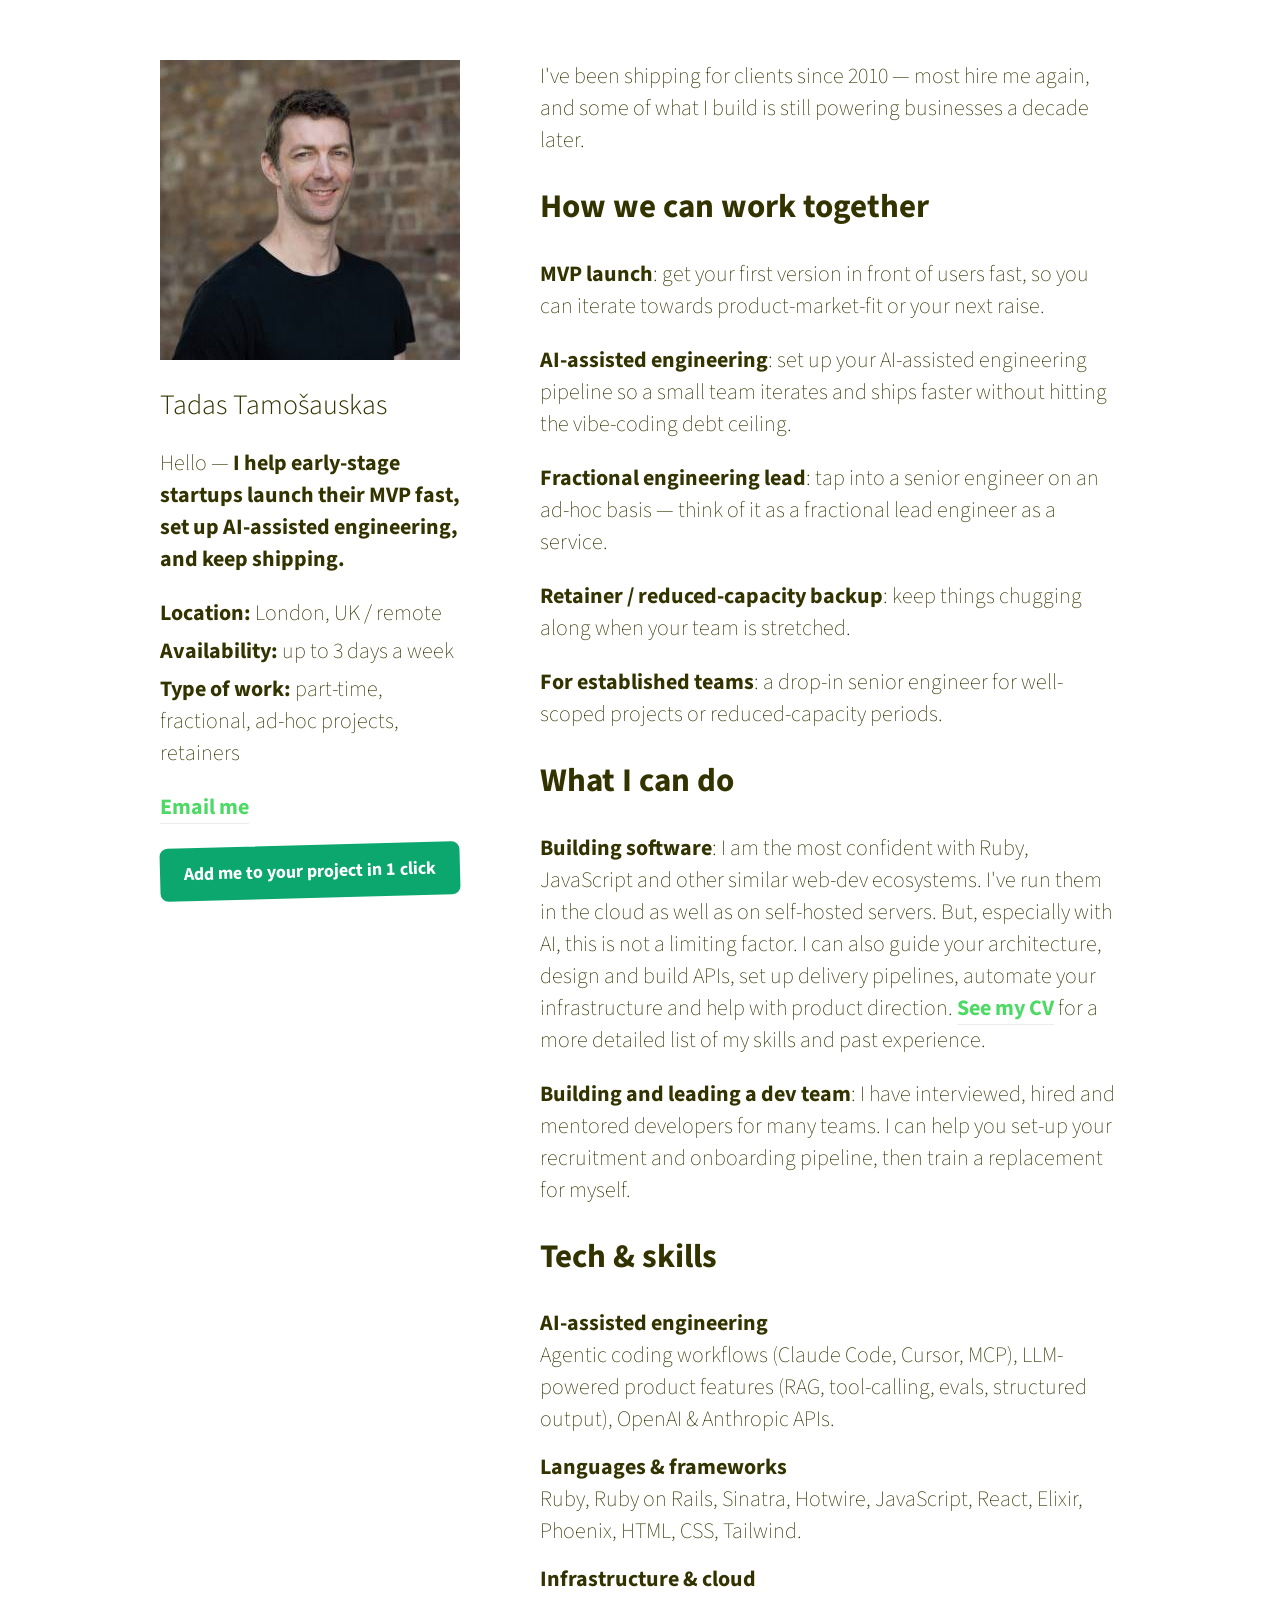
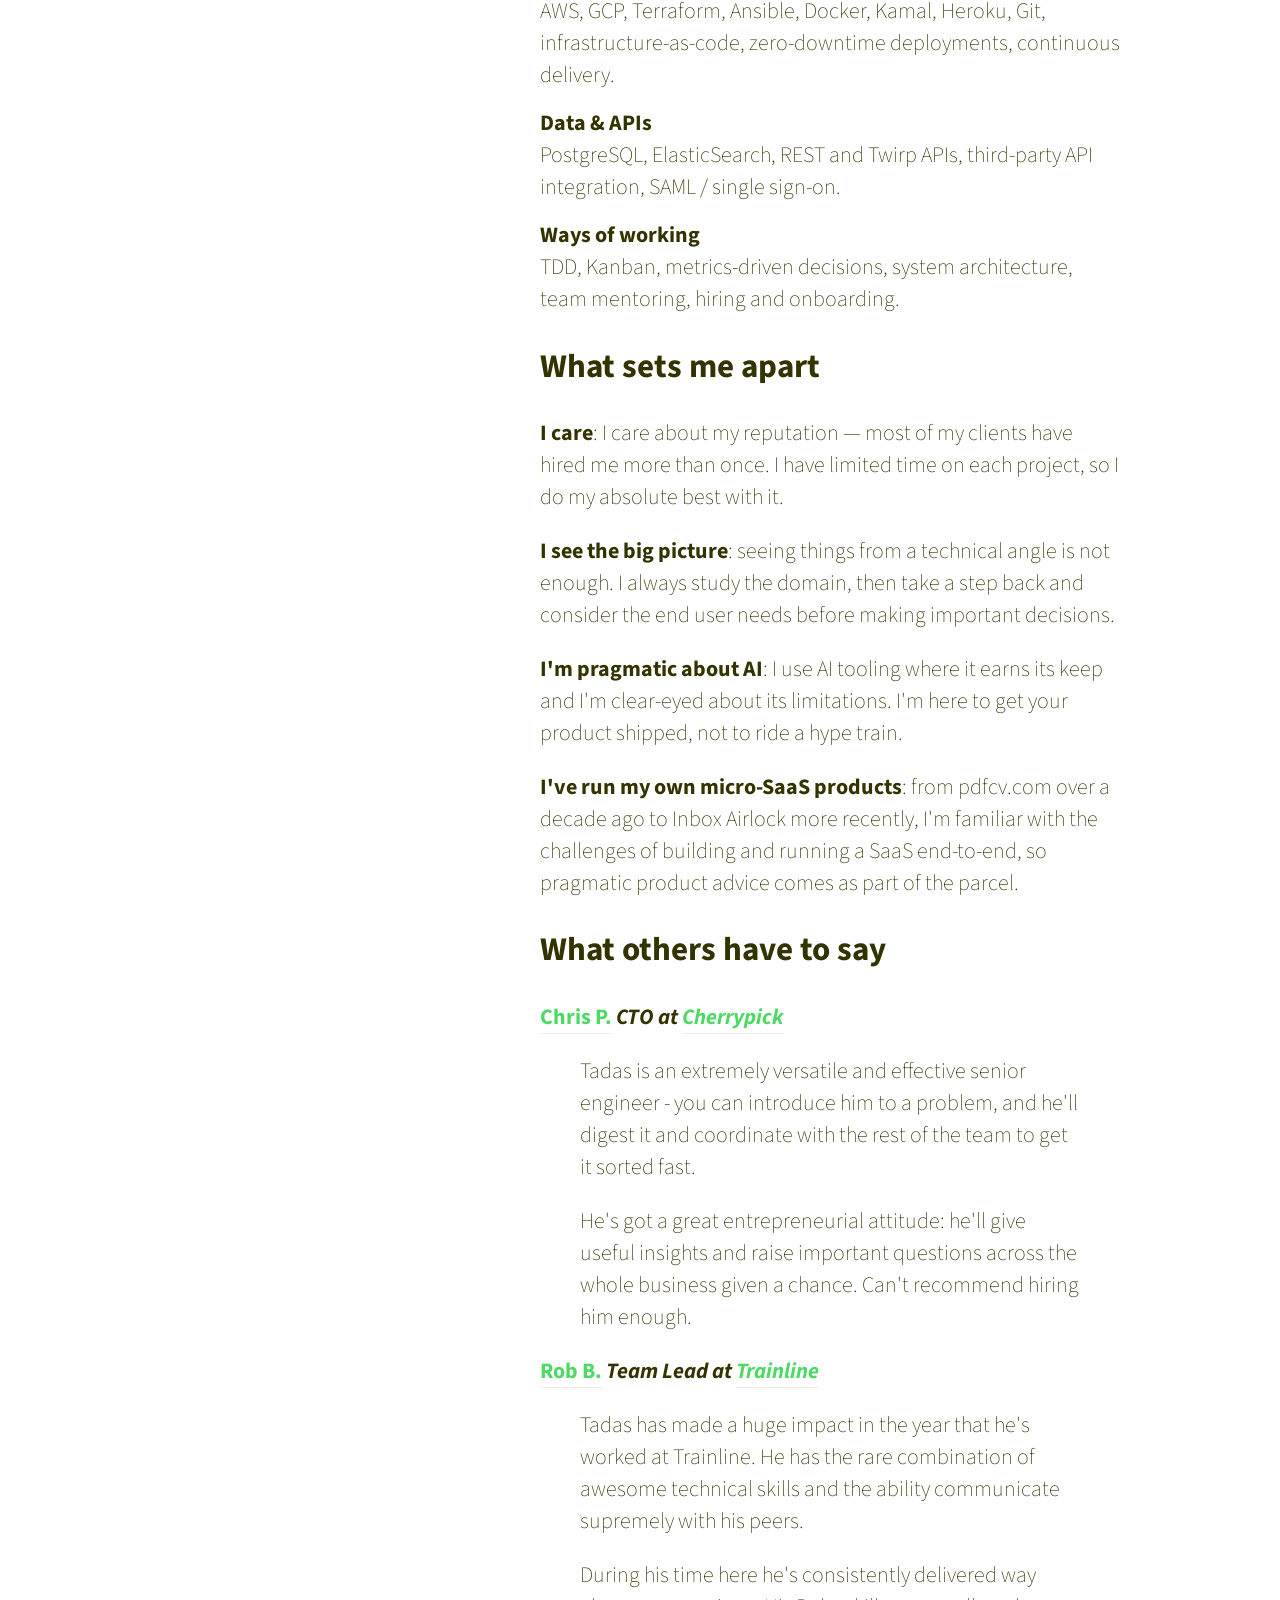
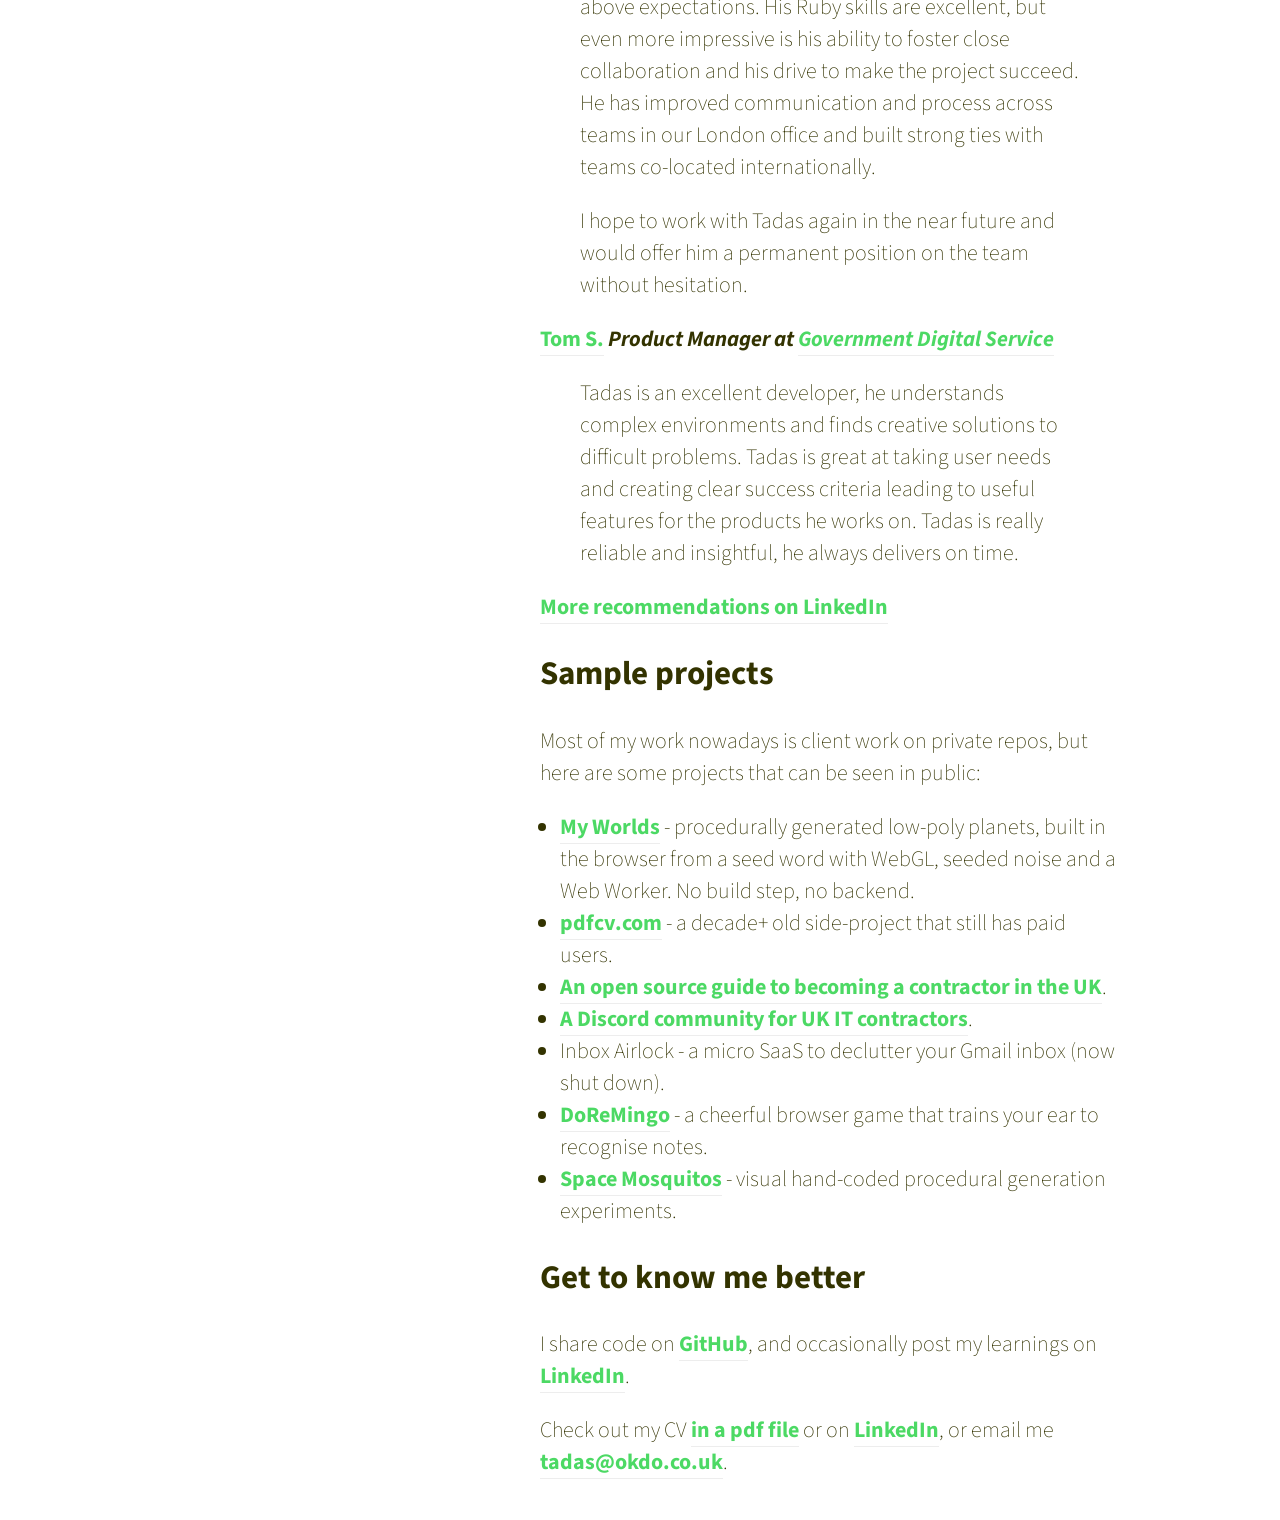
<file: index.html>
<!doctype html>
<html lang="en">
  <head>
    <meta http-equiv="Content-Type" content="text/html; charset=UTF-8" />
    <meta charset="utf-8" />
    <meta http-equiv="X-UA-Compatible" content="IE=edge,chrome=1" />
    <title>
      Tadas Tamošauskas — fractional & part-time engineering lead for startups
    </title>
    <meta
      name="description"
      content="Fractional and part-time engineering lead helping early-stage startups launch their MVP fast, set up AI-assisted engineering, and keep shipping. London-based, working remotely. Open to part-time, fractional and retainer work."
    />
    <link rel="canonical" href="https://www.codeme.lt/" />
    <meta name="viewport" content="width=device-width" />

    <meta
      property="og:title"
      content="Tadas Tamošauskas — fractional & part-time engineering lead for startups"
    />
    <meta
      property="og:description"
      content="Helping early-stage startups launch their MVP fast, set up AI-assisted engineering, and keep shipping. Open to part-time, fractional and retainer work."
    />
    <meta property="og:type" content="website" />
    <meta property="og:url" content="https://www.codeme.lt/" />
    <meta
      property="og:image"
      content="https://www.codeme.lt/assets/profile.jpg"
    />

    <link
      href="https://fonts.googleapis.com/css?family=Source+Sans+Pro:200&subset=latin,latin-ext"
      rel="stylesheet"
      type="text/css"
    />
    <link href="assets/normalize.css" rel="stylesheet" type="text/css" />
    <link href="assets/styles.css" rel="stylesheet" type="text/css" />
    <link rel="shortcut icon" href="/favicon.ico" type="image/x-icon" />
    <link rel="icon" href="/favicon.ico" type="image/x-icon" />

    <script type="application/ld+json">
      {
        "@context": "https://schema.org",
        "@type": "Person",
        "name": "Tadas Tamošauskas",
        "url": "https://www.codeme.lt/",
        "image": "https://www.codeme.lt/assets/profile.jpg",
        "jobTitle": "Fractional & part-time engineering lead",
        "description": "Fractional and part-time engineering lead helping early-stage startups launch their MVP fast, set up AI-assisted engineering, and keep shipping.",
        "address": {
          "@type": "PostalAddress",
          "addressLocality": "London",
          "addressCountry": "GB"
        },
        "areaServed": "Worldwide (remote)",
        "knowsAbout": [
          "AI-assisted software engineering",
          "Agentic coding workflows",
          "LLM-powered product features",
          "Retrieval-augmented generation (RAG)",
          "OpenAI API",
          "Anthropic API",
          "Ruby",
          "Ruby on Rails",
          "Hotwire",
          "JavaScript",
          "React",
          "Elixir",
          "Phoenix",
          "PostgreSQL",
          "ElasticSearch",
          "AWS",
          "Google Cloud Platform (GCP)",
          "Terraform",
          "Ansible",
          "Docker",
          "Kamal",
          "Git",
          "Infrastructure as code",
          "API design",
          "Test-driven development",
          "Continuous delivery",
          "Software architecture",
          "Engineering team leadership",
          "MVP development",
          "Startup product engineering"
        ],
        "makesOffer": [
          {
            "@type": "Offer",
            "itemOffered": {
              "@type": "Service",
              "name": "MVP launch",
              "description": "Building and shipping an early-stage startup's MVP fast to iterate towards product-market fit."
            }
          },
          {
            "@type": "Offer",
            "itemOffered": {
              "@type": "Service",
              "name": "AI-assisted engineering setup",
              "description": "Setting up a team's AI-assisted engineering pipeline so a small team ships faster."
            }
          },
          {
            "@type": "Offer",
            "itemOffered": {
              "@type": "Service",
              "name": "Fractional engineering lead",
              "description": "Senior engineering leadership on a fractional, part-time or ad-hoc basis."
            }
          },
          {
            "@type": "Offer",
            "itemOffered": {
              "@type": "Service",
              "name": "Retainer engineering support",
              "description": "Ongoing retainer or reduced-capacity backup engineering for stretched teams."
            }
          }
        ],
        "sameAs": [
          "https://www.linkedin.com/in/tamosauskas",
          "https://github.com/tadast"
        ]
      }
    </script>
  </head>
  <body>
    <div class="container">
      <header>
        <img
          src="assets/profile.jpg"
          alt="Tadas Tamošauskas"
          class="portrait"
        />
        <h1>Tadas Tamošauskas</h1>
        <p>
          Hello &mdash;
          <strong>
            I help early-stage startups launch their MVP fast, set up
            AI-assisted engineering, and keep shipping.
          </strong>
        </p>
        <ul class="facts">
          <li><strong>Location:</strong> London, UK / remote</li>
          <li><strong>Availability:</strong> up to 3 days a week</li>
          <li>
            <strong>Type of work:</strong> part-time, fractional, ad-hoc
            projects, retainers
          </li>
        </ul>
        <p>
          <a href="mailto:tadas@okdo.co.uk?subject=Contract work"
            >Email me</a
          >
        </p>
        <p>
          <a href="/hire/" class="hire-button"
            >Add me to your project in 1 click</a
          >
        </p>
      </header>

      <section class="content">
        <p>
          I've been shipping for clients since 2010 &mdash; most hire me again,
          and some of what I build is still powering businesses a decade later.
        </p>
        <h2>How we can work together</h2>

        <p>
          <strong>MVP launch</strong>: get your first version in front of users
          fast, so you can iterate towards product-market-fit or your next
          raise.
        </p>

        <p>
          <strong>AI-assisted engineering</strong>: set up your AI-assisted
          engineering pipeline so a small team iterates and ships faster without
          hitting the vibe-coding debt ceiling.
        </p>

        <p>
          <strong>Fractional engineering lead</strong>: tap into a senior
          engineer on an ad-hoc basis &mdash; think of it as a fractional lead
          engineer as a service.
        </p>

        <p>
          <strong>Retainer / reduced-capacity backup</strong>: keep things
          chugging along when your team is stretched.
        </p>

        <p>
          <strong>For established teams</strong>: a drop-in senior engineer for
          well-scoped projects or reduced-capacity periods.
        </p>

        <h2>What I can do</h2>

        <p>
          <strong>Building software</strong>: I am the most confident with Ruby,
          JavaScript and other similar web-dev ecosystems. I've run them in the
          cloud as well as on self-hosted servers. But, especially with AI, this
          is not a limiting factor. I can also guide your architecture, design
          and build APIs, set up delivery pipelines, automate your
          infrastructure and help with product direction.
          <a href="/assets/tadast_cv.pdf" target="_blank">See my CV</a> for a
          more detailed list of my skills and past experience.
        </p>

        <p>
          <strong>Building and leading a dev team</strong>: I have interviewed,
          hired and mentored developers for many teams. I can help you set-up
          your recruitment and onboarding pipeline, then train a replacement for
          myself.
        </p>

        <h2>Tech &amp; skills</h2>

        <dl class="skills">
          <dt>AI-assisted engineering</dt>
          <dd>
            Agentic coding workflows (Claude Code, Cursor, MCP), LLM-powered
            product features (RAG, tool-calling, evals, structured output),
            OpenAI &amp; Anthropic APIs.
          </dd>

          <dt>Languages &amp; frameworks</dt>
          <dd>
            Ruby, Ruby on Rails, Sinatra, Hotwire, JavaScript, React, Elixir,
            Phoenix, HTML, CSS, Tailwind.
          </dd>

          <dt>Infrastructure &amp; cloud</dt>
          <dd>
            AWS, GCP, Terraform, Ansible, Docker, Kamal, Heroku, Git,
            infrastructure-as-code, zero-downtime deployments, continuous
            delivery.
          </dd>

          <dt>Data &amp; APIs</dt>
          <dd>
            PostgreSQL, ElasticSearch, REST and Twirp APIs, third-party API
            integration, SAML / single sign-on.
          </dd>

          <dt>Ways of working</dt>
          <dd>
            TDD, Kanban, metrics-driven decisions, system architecture, team
            mentoring, hiring and onboarding.
          </dd>
        </dl>

        <h2>What sets me apart</h2>

        <p>
          <strong>I care</strong>: I care about my reputation &mdash; most of my
          clients have hired me more than once. I have limited time on each
          project, so I do my absolute best with it.
        </p>

        <p>
          <strong>I see the big picture</strong>: seeing things from a technical
          angle is not enough. I always study the domain, then take a step back
          and consider the end user needs before making important decisions.
        </p>

        <p>
          <strong>I'm pragmatic about AI</strong>: I use AI tooling where it
          earns its keep and I'm clear-eyed about its limitations. I'm here to
          get your product shipped, not to ride a hype train.
        </p>

        <p>
          <strong>I've run my own micro-SaaS products</strong>: from pdfcv.com
          over a decade ago to Inbox Airlock more recently, I'm familiar with
          the challenges of building and running a SaaS end-to-end, so pragmatic
          product advice comes as part of the parcel.
        </p>

        <h2>What others have to say</h2>
        <strong
          ><a href="https://chrismdp.com/">Chris P.</a>
          <i>CTO at <a href="https://cherrypick.co">Cherrypick</a></i></strong
        >

        <blockquote>
          <p>
            Tadas is an extremely versatile and effective senior engineer - you
            can introduce him to a problem, and he'll digest it and coordinate
            with the rest of the team to get it sorted fast.
          </p>
          <p>
            He's got a great entrepreneurial attitude: he'll give useful
            insights and raise important questions across the whole business
            given a chance. Can't recommend hiring him enough.
          </p>
        </blockquote>

        <strong
          ><a href="https://www.linkedin.com/in/rob-bentley/">Rob B.</a>
          <i
            >Team Lead at <a href="https://www.trainline.com/">Trainline</a></i
          ></strong
        >

        <blockquote>
          <p>
            Tadas has made a huge impact in the year that he's worked at
            Trainline. He has the rare combination of awesome technical skills
            and the ability communicate supremely with his peers.
          </p>

          <p>
            During his time here he's consistently delivered way above
            expectations. His Ruby skills are excellent, but even more
            impressive is his ability to foster close collaboration and his
            drive to make the project succeed. He has improved communication and
            process across teams in our London office and built strong ties with
            teams co-located internationally.
          </p>

          <p>
            I hope to work with Tadas again in the near future and would offer
            him a permanent position on the team without hesitation.
          </p>
        </blockquote>

        <strong
          ><a href="https://www.linkedin.com/in/thomasscottuk/">Tom S.</a>
          <i
            >Product Manager at
            <a
              href="https://www.gov.uk/government/organisations/government-digital-service"
              >Government Digital Service</a
            ></i
          ></strong
        >

        <blockquote>
          <p>
            Tadas is an excellent developer, he understands complex environments
            and finds creative solutions to difficult problems. Tadas is great
            at taking user needs and creating clear success criteria leading to
            useful features for the products he works on. Tadas is really
            reliable and insightful, he always delivers on time.
          </p>
        </blockquote>

        <p>
          <a
            href="https://www.linkedin.com/in/tamosauskas/details/recommendations"
            >More recommendations on LinkedIn</a
          >
        </p>

        <h2>Sample projects</h2>
        <p>
          Most of my work nowadays is client work on private repos, but here are
          some projects that can be seen in public:
        </p>
        <ul>
          <li>
            <a href="http://www.codeme.lt/myworlds">My Worlds</a> -
            procedurally generated low-poly planets, built in the browser from a
            seed word with WebGL, seeded noise and a Web Worker. No build step,
            no backend.
          </li>
          <li>
            <a href="http://pdfcv.com">pdfcv.com</a> - a decade+ old
            side-project that still has paid users.
          </li>
          <li>
            <a href="https://github.com/tadast/switching-to-contracting-uk"
              >An open source guide to becoming a contractor in the UK</a
            >.
          </li>
          <li>
            <a href="https://discord.gg/44E8jE8JN2"
              >A Discord community for UK IT contractors</a
            >.
          </li>
          <li>
            Inbox Airlock - a micro SaaS to declutter your Gmail inbox (now shut
            down).
          </li>
          <li>
            <a href="/doremingo">DoReMingo</a> - a cheerful browser game that
            trains your ear to recognise notes.
          </li>
          <li>
            <a href="http://codeme.lt/space_mosquitos">Space Mosquitos</a> -
            visual hand-coded procedural generation experiments.
          </li>
        </ul>

        <h2>Get to know me better</h2>
        <p>
          I share code on <a href="http://github.com/tadast">GitHub</a>, and
          occasionally post my learnings on
          <a href="https://linkedin.com/in/tamosauskas">LinkedIn</a>.
        </p>

        <p>
          Check out my CV
          <a href="/assets/tadast_cv.pdf" target="_blank">in a pdf file</a> or
          on <a href="https://www.linkedin.com/in/tamosauskas">LinkedIn</a>, or
          email me
          <a href="mailto:tadas@okdo.co.uk?subject=Contract work"
            >tadas<span class="at">@</span>okdo.co.uk</a
          >.
        </p>
      </section>
    </div>
  </body>
</html>
</file>
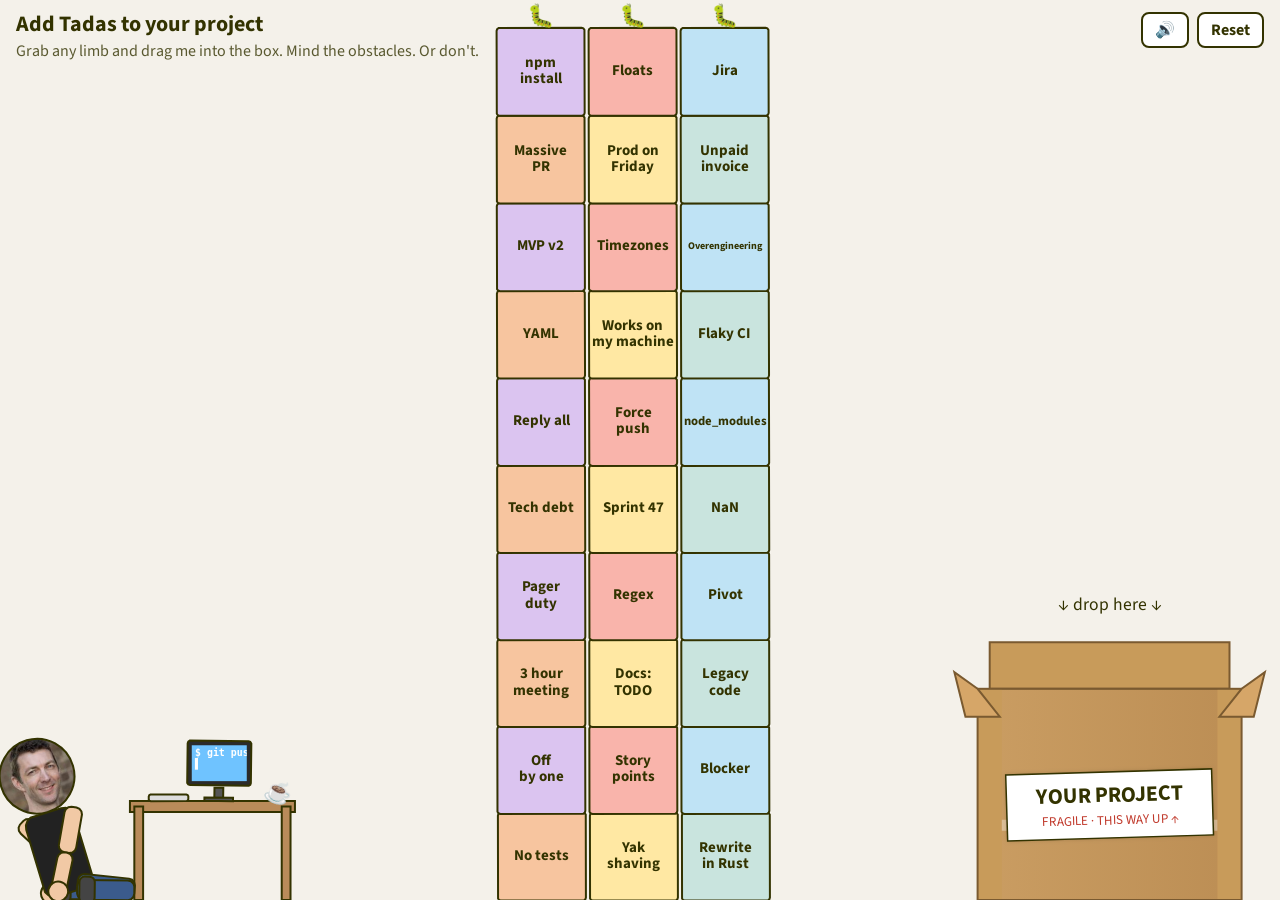
<file: hire/index.html>
<!doctype html>
<html lang="en">
  <head>
    <meta charset="utf-8" />
    <title>Add Tadas to your project: drag &amp; drop</title>
    <meta
      name="description"
      content="Drag a ragdoll Tadas into your project. A silly physics toy with a serious intent."
    />
    <meta
      name="viewport"
      content="width=device-width, initial-scale=1, maximum-scale=1, user-scalable=no, viewport-fit=cover"
    />
    <meta name="robots" content="noindex" />
    <link rel="shortcut icon" href="/favicon.ico" type="image/x-icon" />
    <link
      href="https://fonts.googleapis.com/css?family=Source+Sans+Pro:200,400,700&subset=latin,latin-ext"
      rel="stylesheet"
      type="text/css"
    />
    <style>
      html,
      body {
        margin: 0;
        padding: 0;
        height: 100%;
        overflow: hidden;
        background: #f4f1ea;
        font-family: "Source Sans Pro", sans-serif;
        color: #330;
        -webkit-user-select: none;
        user-select: none;
        overscroll-behavior: none;
      }
      #stage {
        position: fixed;
        inset: 0;
        touch-action: none;
        display: block;
        cursor: grab;
      }
      #stage.grabbing {
        cursor: grabbing;
      }
      .hud {
        position: fixed;
        left: 0;
        right: 0;
        top: 0;
        padding: 12px 16px;
        padding-top: calc(12px + env(safe-area-inset-top));
        pointer-events: none;
        display: flex;
        justify-content: space-between;
        align-items: flex-start;
        gap: 12px;
      }
      .hud h1 {
        margin: 0;
        font-size: 22px;
        font-weight: 700;
        line-height: 1.1;
      }
      .hud p {
        margin: 4px 0 0;
        font-size: 16px;
        font-weight: 400;
        opacity: 0.8;
      }
      .hud .buttons {
        display: flex;
        gap: 8px;
        pointer-events: auto;
        flex-shrink: 0;
      }
      .hud button,
      .modal a.btn,
      .modal button {
        font-family: inherit;
        font-size: 16px;
        font-weight: 700;
        padding: 8px 12px;
        border: 2px solid #330;
        border-radius: 8px;
        background: #fff;
        color: #330;
        cursor: pointer;
        text-decoration: none;
        line-height: 1;
      }
      .hud button:active {
        transform: translateY(1px);
      }
      .modal {
        position: fixed;
        inset: 0;
        display: none;
        align-items: center;
        justify-content: center;
        background: rgba(51, 51, 0, 0.45);
        padding: 20px;
        z-index: 10;
      }
      .modal.show {
        display: flex;
      }
      .modal .card {
        background: #fff;
        border-radius: 16px;
        padding: 28px;
        max-width: 420px;
        text-align: center;
        box-shadow: 0 20px 60px rgba(0, 0, 0, 0.3);
        animation: pop 0.35s cubic-bezier(0.2, 1.5, 0.5, 1);
      }
      @keyframes pop {
        from {
          transform: scale(0.6);
          opacity: 0;
        }
        to {
          transform: scale(1);
          opacity: 1;
        }
      }
      .modal h2 {
        margin: 0 0 8px;
        font-size: 28px;
        font-weight: 700;
      }
      .modal p {
        font-size: 18px;
        font-weight: 400;
        margin: 0 0 20px;
      }
      .modal a.btn {
        display: inline-block;
        background: #4cd964;
        border-color: #4cd964;
        color: #fff;
        font-size: 18px;
        padding: 12px 18px;
      }
      .modal a.btn:hover {
        background: #0ca76f;
        border-color: #0ca76f;
      }
      .modal .secondary {
        margin-top: 14px;
        display: flex;
        gap: 12px;
        justify-content: center;
      }
      .modal .secondary button {
        border-color: #ccc;
        font-weight: 400;
      }
      .quip {
        position: fixed;
        transform: translate(-50%, -100%);
        background: #fff;
        border: 2px solid #330;
        border-radius: 12px;
        padding: 4px 10px;
        font-size: 15px;
        font-weight: 700;
        pointer-events: none;
        white-space: nowrap;
        opacity: 0;
        transition: opacity 0.15s;
      }
      .quip.show {
        opacity: 1;
      }
      .hint {
        position: fixed;
        left: 50%;
        bottom: calc(14px + env(safe-area-inset-bottom));
        transform: translateX(-50%);
        font-size: 15px;
        font-weight: 400;
        opacity: 0.6;
        pointer-events: none;
        text-align: center;
        padding: 0 16px;
      }
      @media (max-width: 600px) {
        .hud h1 {
          font-size: 18px;
        }
        .hud p {
          font-size: 14px;
        }
      }
    </style>
  </head>
  <body>
    <canvas id="stage"></canvas>

    <div class="hud">
      <div>
        <h1>Add Tadas to your project</h1>
        <p>Grab any limb and drag me into the box. Mind the obstacles. Or don't.</p>
      </div>
      <div class="buttons">
        <button id="mute" type="button" aria-label="Toggle sound">🔊</button>
        <button id="reset" type="button">Reset</button>
      </div>
    </div>

    <div class="quip" id="quip"></div>

    <div class="modal" id="modal" role="dialog" aria-modal="true">
      <div class="card">
        <h2>Almost there! 🎉</h2>
        <p>
          I'm in the box. Why not email me the details about your project?
        </p>
        <a
          class="btn"
          id="emailBtn"
          href="mailto:tadas@okdo.co.uk?subject=You're%20in%20the%20box!&body=Hi%20Tadas%2C%0A%0AI%20dragged%20you%20into%20my%20project.%20Here%20are%20the%20details%3A%0A%0A"
          >Email tadas@okdo.co.uk</a
        >
        <div class="secondary">
          <button id="again" type="button">Throw me around again</button>
          <button id="back" type="button">Back to the boring page</button>
        </div>
      </div>
    </div>

    <script src="matter.min.js"></script>
    <script>
      (function () {
        "use strict";
        var M = Matter,
          Engine = M.Engine,
          Runner = M.Runner,
          Bodies = M.Bodies,
          Body = M.Body,
          Composite = M.Composite,
          Constraint = M.Constraint,
          Mouse = M.Mouse,
          MouseConstraint = M.MouseConstraint,
          Events = M.Events,
          Vector = M.Vector;

        var canvas = document.getElementById("stage");
        var ctx = canvas.getContext("2d");
        var modal = document.getElementById("modal");
        var quipEl = document.getElementById("quip");
        var muteBtn = document.getElementById("mute");

        var W = 0,
          H = 0,
          DPR = 1;

        var engine = Engine.create({
          positionIterations: 10,
          constraintIterations: 4,
          enableSleeping: false,
        });
        engine.gravity.y = 1.1;
        var world = engine.world;
        var runner = Runner.create();

        var ragdoll = null; // { parts: [], head, torso, all: Composite }
        var box = null; // { inner: bounds, x, y, w, h, t }
        var crates = [];
        var won = false;
        var inBoxFrames = 0;
        var mouseConstraint = null;

        // ---------- face sprite ----------
        var face = document.createElement("canvas");
        var faceReady = false;
        var img = new Image();
        img.onload = function () {
          var size = 256;
          face.width = size;
          face.height = size;
          var fc = face.getContext("2d");
          fc.save();
          fc.beginPath();
          fc.arc(size / 2, size / 2, size / 2, 0, Math.PI * 2);
          fc.clip();
          // source face is centred around (150,105) with radius ~72 in a 300px image
          var r = 72,
            cx = 150,
            cy = 105;
          fc.drawImage(img, cx - r, cy - r, r * 2, r * 2, 0, 0, size, size);
          fc.restore();
          faceReady = true;
        };
        img.src = "../assets/profile.jpg";

        // ---------- audio ----------
        var audio = {
          ctx: null,
          enabled: false,
          master: null,
          musicGain: null,
          lastBump: 0,
          bumpCount: 0,
          nextNote: 0,
          noteIndex: 0,
          timer: null,
        };

        function initAudio() {
          if (audio.ctx) return;
          var AC = window.AudioContext || window.webkitAudioContext;
          if (!AC) return;
          // Route WebAudio to the media channel so the iOS silent switch does not mute it
          try {
            if (navigator.audioSession) navigator.audioSession.type = "playback";
          } catch (e) {}
          audio.ctx = new AC();
          audio.master = audio.ctx.createGain();
          audio.master.gain.value = 0.6;
          audio.master.connect(audio.ctx.destination);
          audio.musicGain = audio.ctx.createGain();
          audio.musicGain.gain.value = 0.12;
          audio.musicGain.connect(audio.master);
          // Older-iOS fallback for the silent switch: a looping silent <audio>
          // keeps the media session in playback mode
          if (!audio.tag) {
            var tag = document.createElement("audio");
            tag.loop = true;
            tag.setAttribute("playsinline", "");
            tag.src =
              "[data-uri]";
            audio.tag = tag;
          }
          resumeAudio();
        }

        function resumeAudio() {
          var c = audio.ctx;
          if (!c) return;
          // "interrupted" is a non-standard iOS state; resume from it too
          if (c.state !== "running") {
            try {
              c.resume();
            } catch (e) {}
          }
          if (audio.enabled && audio.tag && audio.tag.paused) {
            try {
              var pp = audio.tag.play();
              if (pp && pp.catch) pp.catch(function () {});
            } catch (e) {}
          }
          // iOS unlock: a silent buffer must be started from inside a user gesture
          if (!audio.unlocked) {
            try {
              var b = c.createBuffer(1, 1, 22050);
              var src = c.createBufferSource();
              src.buffer = b;
              src.connect(c.destination);
              src.start(0);
              audio.unlocked = true;
            } catch (e) {}
          }
        }

        // iOS unlocks audio only on gesture-END events; keep trying until it runs
        function unlockOnGesture() {
          if (!audio.ctx) return;
          resumeAudio();
          if (audio.ctx.state === "running") {
            ["touchend", "pointerup", "click"].forEach(function (t) {
              window.removeEventListener(t, unlockOnGesture);
            });
          }
        }
        ["touchend", "pointerup", "click"].forEach(function (t) {
          window.addEventListener(t, unlockOnGesture);
        });

        // iOS suspends the context when the page is backgrounded or on a phone call
        document.addEventListener("visibilitychange", function () {
          if (document.visibilityState === "visible") resumeAudio();
        });
        window.addEventListener("pageshow", function () {
          resumeAudio();
        });

        // A short original bouncy tune. [midi, beats]; 0 = rest.
        var MELODY = [
          [72, 0.5], [72, 0.5], [79, 0.5], [79, 0.5], [81, 0.5], [81, 0.5], [79, 1],
          [77, 0.5], [77, 0.5], [76, 0.5], [76, 0.5], [74, 0.5], [74, 0.5], [72, 1],
          [79, 0.5], [79, 0.5], [77, 0.5], [77, 0.5], [76, 0.5], [76, 0.5], [74, 1],
          [79, 0.5], [79, 0.5], [77, 0.5], [77, 0.5], [76, 0.5], [76, 0.5], [74, 1],
          [72, 0.5], [72, 0.5], [79, 0.5], [79, 0.5], [81, 0.5], [81, 0.5], [79, 1],
          [77, 0.5], [77, 0.5], [76, 0.5], [76, 0.5], [74, 0.5], [74, 0.5], [72, 1],
        ];
        var BASS = [48, 0, 48, 0, 53, 0, 53, 0, 55, 0, 55, 0, 48, 0, 48, 0];
        var BPM = 168;
        var BEAT = 60 / BPM;

        function midi(n) {
          return 440 * Math.pow(2, (n - 69) / 12);
        }

        function tone(freq, t, dur, type, gainNode, vol) {
          var c = audio.ctx;
          var o = c.createOscillator();
          var g = c.createGain();
          o.type = type;
          o.frequency.value = freq;
          g.gain.setValueAtTime(0.0001, t);
          g.gain.exponentialRampToValueAtTime(vol, t + 0.01);
          g.gain.exponentialRampToValueAtTime(0.0001, t + dur * 0.9);
          o.connect(g);
          g.connect(gainNode);
          o.start(t);
          o.stop(t + dur);
        }

        function scheduleMusic() {
          if (!audio.enabled || !audio.ctx) return;
          var c = audio.ctx;
          var ahead = 0.4;
          while (audio.nextNote < c.currentTime + ahead) {
            var i = audio.noteIndex % MELODY.length;
            var note = MELODY[i];
            var dur = note[1] * BEAT;
            if (note[0]) tone(midi(note[0]), audio.nextNote, dur, "square", audio.musicGain, 0.5);
            // bass: one per half beat
            var beatPos = Math.floor(audio.noteIndex / 1) % BASS.length;
            if (BASS[beatPos]) tone(midi(BASS[beatPos]), audio.nextNote, dur * 0.8, "triangle", audio.musicGain, 0.9);
            // hat
            noise(audio.nextNote, 0.03, 0.15, 6000, audio.musicGain);
            audio.nextNote += dur;
            audio.noteIndex++;
          }
        }

        function noise(t, dur, vol, cutoff, dest) {
          var c = audio.ctx;
          var len = Math.max(1, Math.floor(c.sampleRate * dur));
          var buf = c.createBuffer(1, len, c.sampleRate);
          var d = buf.getChannelData(0);
          for (var i = 0; i < len; i++) d[i] = (Math.random() * 2 - 1) * (1 - i / len);
          var src = c.createBufferSource();
          src.buffer = buf;
          var f = c.createBiquadFilter();
          f.type = "lowpass";
          f.frequency.value = cutoff;
          var g = c.createGain();
          g.gain.value = vol;
          src.connect(f);
          f.connect(g);
          g.connect(dest);
          src.start(t);
        }

        function startMusic() {
          if (!audio.ctx) return;
          audio.nextNote = audio.ctx.currentTime + 0.05;
          audio.noteIndex = 0;
          if (audio.timer) clearInterval(audio.timer);
          audio.timer = setInterval(scheduleMusic, 100);
        }

        function stopMusic() {
          if (audio.timer) clearInterval(audio.timer);
          audio.timer = null;
        }

        function bump(strength, pitch) {
          if (!audio.enabled || !audio.ctx) return;
          var now = performance.now();
          if (now - audio.lastBump < 40) return;
          audio.lastBump = now;
          var c = audio.ctx,
            t = c.currentTime;
          var vol = Math.min(1, strength);
          // thud
          var o = c.createOscillator();
          var g = c.createGain();
          o.type = "sine";
          o.frequency.setValueAtTime(pitch, t);
          o.frequency.exponentialRampToValueAtTime(pitch * 0.4, t + 0.12);
          g.gain.setValueAtTime(vol * 0.8, t);
          g.gain.exponentialRampToValueAtTime(0.0001, t + 0.15);
          o.connect(g);
          g.connect(audio.master);
          o.start(t);
          o.stop(t + 0.16);
          // knock
          noise(t, 0.06, vol * 0.5, 1200 + pitch * 4, audio.master);
        }

        function boing() {
          if (!audio.enabled || !audio.ctx) return;
          var c = audio.ctx,
            t = c.currentTime;
          var o = c.createOscillator();
          var g = c.createGain();
          o.type = "sawtooth";
          o.frequency.setValueAtTime(300, t);
          o.frequency.exponentialRampToValueAtTime(900, t + 0.08);
          o.frequency.exponentialRampToValueAtTime(200, t + 0.3);
          g.gain.setValueAtTime(0.25, t);
          g.gain.exponentialRampToValueAtTime(0.0001, t + 0.35);
          o.connect(g);
          g.connect(audio.master);
          o.start(t);
          o.stop(t + 0.4);
        }

        function tada() {
          if (!audio.enabled || !audio.ctx) return;
          var t = audio.ctx.currentTime;
          [60, 64, 67, 72, 76, 79, 84].forEach(function (n, i) {
            tone(midi(n), t + i * 0.08, 0.5, "square", audio.master, 0.2);
          });
          tone(midi(84), t + 0.6, 1.2, "square", audio.master, 0.2);
          tone(midi(72), t + 0.6, 1.2, "triangle", audio.master, 0.3);
        }

        function setSound(on) {
          audio.enabled = on;
          muteBtn.textContent = on ? "🔊" : "🔇";
          if (on) {
            initAudio();
            resumeAudio();
            if (!won) startMusic();
          } else {
            stopMusic();
            if (audio.tag) audio.tag.pause();
          }
          try {
            localStorage.setItem("hire-sound", on ? "1" : "0");
          } catch (e) {}
        }

        muteBtn.addEventListener("click", function () {
          setSound(!audio.enabled);
        });

        // ---------- world building ----------
        function resize() {
          DPR = Math.min(window.devicePixelRatio || 1, 2);
          W = window.innerWidth;
          H = window.innerHeight;
          canvas.width = Math.floor(W * DPR);
          canvas.height = Math.floor(H * DPR);
          canvas.style.width = W + "px";
          canvas.style.height = H + "px";
        }

        function scale() {
          return Math.max(0.55, Math.min(1.1, Math.min(W, H) / 620));
        }

        var GROUP = Body.nextGroup(true);

        function makeRagdoll(x, y, s) {
          var opts = function (extra) {
            return Object.assign(
              {
                collisionFilter: { group: GROUP },
                friction: 0.6,
                frictionAir: 0.01,
                restitution: 0.2,
                density: 0.0012,
              },
              extra || {}
            );
          };
          var headR = 34 * s;
          var torsoW = 46 * s,
            torsoH = 76 * s;
          var uaW = 16 * s,
            uaH = 42 * s;
          var laW = 14 * s,
            laH = 42 * s;
          var ulW = 20 * s,
            ulH = 52 * s;
          var llW = 18 * s,
            llH = 52 * s;

          var head = Bodies.circle(x, y, headR, opts({ label: "head", render: { kind: "head" } }));
          var torso = Bodies.rectangle(
            x,
            y + headR + torsoH / 2 + 4 * s,
            torsoW,
            torsoH,
            opts({ label: "torso", chamfer: { radius: 10 * s }, render: { kind: "torso" } })
          );
          var ty = torso.position.y;

          var lUpperArm = Bodies.rectangle(x - torsoW / 2 - uaW / 2, ty - torsoH / 2 + uaH / 2, uaW, uaH, opts({ label: "arm", chamfer: { radius: 6 * s }, render: { kind: "skin" } }));
          var rUpperArm = Bodies.rectangle(x + torsoW / 2 + uaW / 2, ty - torsoH / 2 + uaH / 2, uaW, uaH, opts({ label: "arm", chamfer: { radius: 6 * s }, render: { kind: "skin" } }));
          var lLowerArm = Bodies.rectangle(lUpperArm.position.x, lUpperArm.position.y + uaH / 2 + laH / 2, laW, laH, opts({ label: "arm", chamfer: { radius: 6 * s }, render: { kind: "skin", hand: true } }));
          var rLowerArm = Bodies.rectangle(rUpperArm.position.x, rUpperArm.position.y + uaH / 2 + laH / 2, laW, laH, opts({ label: "arm", chamfer: { radius: 6 * s }, render: { kind: "skin", hand: true } }));

          var lUpperLeg = Bodies.rectangle(x - torsoW / 4, ty + torsoH / 2 + ulH / 2, ulW, ulH, opts({ label: "leg", chamfer: { radius: 6 * s }, render: { kind: "jeans" } }));
          var rUpperLeg = Bodies.rectangle(x + torsoW / 4, ty + torsoH / 2 + ulH / 2, ulW, ulH, opts({ label: "leg", chamfer: { radius: 6 * s }, render: { kind: "jeans" } }));
          var lLowerLeg = Bodies.rectangle(lUpperLeg.position.x, lUpperLeg.position.y + ulH / 2 + llH / 2, llW, llH, opts({ label: "leg", chamfer: { radius: 6 * s }, render: { kind: "jeans", shoe: true } }));
          var rLowerLeg = Bodies.rectangle(rUpperLeg.position.x, rUpperLeg.position.y + ulH / 2 + llH / 2, llW, llH, opts({ label: "leg", chamfer: { radius: 6 * s }, render: { kind: "jeans", shoe: true } }));

          function joint(a, pa, b, pb, stiffness) {
            return Constraint.create({
              bodyA: a,
              pointA: pa,
              bodyB: b,
              pointB: pb,
              stiffness: stiffness || 1,
              length: 0,
              render: { visible: false },
            });
          }

          var cons = [
            // neck (two points → limits head spin)
            joint(head, { x: 0, y: headR - 2 * s }, torso, { x: 0, y: -torsoH / 2 - 2 * s }),
            joint(head, { x: 0, y: 0 }, torso, { x: 0, y: -torsoH / 2 - headR }, 0.25),
            // shoulders
            joint(torso, { x: -torsoW / 2, y: -torsoH / 2 + 6 * s }, lUpperArm, { x: 0, y: -uaH / 2 + 4 * s }),
            joint(torso, { x: torsoW / 2, y: -torsoH / 2 + 6 * s }, rUpperArm, { x: 0, y: -uaH / 2 + 4 * s }),
            // elbows
            joint(lUpperArm, { x: 0, y: uaH / 2 }, lLowerArm, { x: 0, y: -laH / 2 }),
            joint(rUpperArm, { x: 0, y: uaH / 2 }, rLowerArm, { x: 0, y: -laH / 2 }),
            // hips
            joint(torso, { x: -torsoW / 4, y: torsoH / 2 - 4 * s }, lUpperLeg, { x: 0, y: -ulH / 2 + 4 * s }),
            joint(torso, { x: torsoW / 4, y: torsoH / 2 - 4 * s }, rUpperLeg, { x: 0, y: -ulH / 2 + 4 * s }),
            // knees
            joint(lUpperLeg, { x: 0, y: ulH / 2 }, lLowerLeg, { x: 0, y: -llH / 2 }),
            joint(rUpperLeg, { x: 0, y: ulH / 2 }, rLowerLeg, { x: 0, y: -llH / 2 }),
            // soft "tendons" to stop legs folding back over the torso
            joint(torso, { x: -torsoW / 4, y: 0 }, lUpperLeg, { x: 0, y: ulH / 2 }, 0.004),
            joint(torso, { x: torsoW / 4, y: 0 }, rUpperLeg, { x: 0, y: ulH / 2 }, 0.004),
          ];
          // these soft ones want a real length, not 0
          cons[cons.length - 1].length = torsoH / 2 + ulH;
          cons[cons.length - 2].length = torsoH / 2 + ulH;

          var parts = [head, torso, lUpperArm, rUpperArm, lLowerArm, rLowerArm, lUpperLeg, rUpperLeg, lLowerLeg, rLowerLeg];
          // draw order: back limbs, torso, front limbs, head
          var drawOrder = [lUpperArm, lLowerArm, lUpperLeg, lLowerLeg, torso, rUpperLeg, rLowerLeg, rUpperArm, rLowerArm, head];
          parts.forEach(function (p) {
            p.isRagdoll = true;
          });
          var comp = Composite.create();
          Composite.add(comp, parts);
          Composite.add(comp, cons);
          return { parts: parts, drawOrder: drawOrder, head: head, torso: torso, comp: comp };
        }

        var CRATE_LABELS = [
          "Legacy code",
          "Tech debt",
          "Scope creep",
          "3 hour meeting",
          "Yak shaving",
          "No tests",
          "Jira",
          "Prod on Friday",
          "Vibe code",
          "Flaky CI",
          "TODO",
          "Merge conflict",
          "Tabs vs spaces",
          "Works on my machine",
          "Quick sync",
          "Rewrite in Rust",
          "npm install",
          "node_modules",
          "Blocker",
          "Stand-up at 9",
          "Hotfix",
          "Force push",
          "Pager duty",
          "Docs: TODO",
          "Magic number",
          "git blame",
          "The intern did it",
          "Microservices",
          "Overengineering",
          "Massive PR",
          "Kubernetes",
          "YAML",
          "Regex",
          "Undefined",
          "NaN",
          "Off by one",
          "Null pointer",
          "Race condition",
          "Deadline",
          "MVP v2",
          "Pivot",
          "Circular dep",
          "P0 P0 P0",
          "Unpaid invoice",
          "Burndown",
          "Story points",
          "Sprint 47",
          "Retro action",
          "Slack ping",
          "Reply all",
          "Read the logs",
          "Cache invalidation",
          "Naming things",
          "Timezones",
          "Floats",
          "Cookie banner",
          "AI will fix it",
        ];
        var CRATE_COLORS = ["#f7c59f", "#ffe8a3", "#c9e4de", "#dbc4f0", "#f9b4ab", "#bfe3f5"];

        function build() {
          Composite.clear(world, false, true);
          crates = [];
          won = false;
          inBoxFrames = 0;
          modal.classList.remove("show");

          var s = scale();
          var t = 200; // outer wall thickness (off-screen)
          var wallOpts = { isStatic: true, friction: 0.8, render: { kind: "hidden" } };
          Composite.add(world, [
            Bodies.rectangle(W / 2, H + t / 2, W + t * 2, t, wallOpts), // floor
            Bodies.rectangle(W / 2, -t / 2, W + t * 2, t, wallOpts), // ceiling
            Bodies.rectangle(-t / 2, H / 2, t, H + t * 2, wallOpts),
            Bodies.rectangle(W + t / 2, H / 2, t, H + t * 2, wallOpts),
          ]);

          var portrait = H > W;

          // ---- the box: bottom-right ----
          var bw = portrait ? Math.max(100 * s, Math.min(W * 0.22, 160 * s)) : Math.max(120 * s, Math.min(W * 0.28, 240 * s));
          var bh = bw * 0.8;
          var bt = 22 * s;
          var bx = W - bw / 2 - Math.max(10, W * 0.03);
          var by = H - bh / 2;
          var boxOpts = { isStatic: true, friction: 0.5, render: { kind: "hidden" } };
          Composite.add(world, [
            Bodies.rectangle(bx, by + bh / 2 - bt / 2, bw, bt, boxOpts),
            Bodies.rectangle(bx - bw / 2 + bt / 2, by, bt, bh, boxOpts),
            Bodies.rectangle(bx + bw / 2 - bt / 2, by, bt, bh, boxOpts),
          ]);
          box = {
            x: bx,
            y: by,
            w: bw,
            h: bh,
            t: bt,
            inner: { min: { x: bx - bw / 2 + bt, y: by - bh / 2 }, max: { x: bx + bw / 2 - bt, y: by + bh / 2 - bt } },
          };

          // ---- ragdoll standing on the floor, bottom-left ----
          var rdX = 12 + (portrait ? 38 : 50) * s;
          var rdH = (34 * 2 + 4 + 76 + 52 * 2) * s;
          ragdoll = makeRagdoll(rdX, H - rdH + 34 * s - 2, s);
          Composite.add(world, ragdoll.comp);

          // ---- desk with a computer, next to him ----
          var deskW = portrait ? 70 * s : Math.min(150 * s, W * 0.28);
          var deskH = 95 * s;
          var deskX = rdX + (portrait ? 34 : 50) * s + deskW / 2;
          var deskTop = H - deskH;
          var legW = 8 * s;
          var desk = Body.create({
            parts: [
              Bodies.rectangle(deskX, deskTop + 5 * s, deskW, 10 * s, { render: { kind: "desk" } }),
              Bodies.rectangle(deskX - deskW / 2 + legW / 2 + 4 * s, deskTop + 5 * s + (deskH - 10 * s) / 2, legW, deskH - 10 * s, { render: { kind: "desk" } }),
              Bodies.rectangle(deskX + deskW / 2 - legW / 2 - 4 * s, deskTop + 5 * s + (deskH - 10 * s) / 2, legW, deskH - 10 * s, { render: { kind: "desk" } }),
            ],
            friction: 0.8,
            density: 0.002,
            render: { kind: "compound" },
          });
          var monW = Math.min(58 * s, deskW * 0.55),
            monH = monW * 0.7;
          var monitor = Body.create({
            parts: [
              Bodies.rectangle(deskX + deskW * 0.08, deskTop - 8 * s - monH / 2 - 6 * s, monW, monH, { chamfer: { radius: 3 }, render: { kind: "monitor", w: monW, h: monH } }),
              Bodies.rectangle(deskX + deskW * 0.08, deskTop - 6 * s, 8 * s, 12 * s, { render: { kind: "desk-dark" } }),
              Bodies.rectangle(deskX + deskW * 0.08, deskTop - 1.5 * s, 26 * s, 3 * s, { render: { kind: "desk-dark" } }),
            ],
            friction: 0.6,
            density: 0.0008,
            render: { kind: "compound" },
          });
          var keyboard = Bodies.rectangle(deskX - deskW * 0.22, deskTop - 3 * s, Math.min(36 * s, deskW * 0.3), 6 * s, {
            chamfer: { radius: 2 },
            friction: 0.6,
            density: 0.0005,
            render: { kind: "keyboard" },
          });
          var mug = Bodies.circle(deskX + deskW / 2 - 12 * s, deskTop - 12 * s, 9 * s, {
            friction: 0.4,
            restitution: 0.3,
            density: 0.0004,
            render: { kind: "emoji", emoji: "☕", size: 20 * s },
          });
          Composite.add(world, [desk, monitor, keyboard, mug]);
          crates.push(monitor, keyboard, mug);

          // ---- the tower of clichés: floor to ceiling, no way over ----
          var left = deskX + deskW / 2 + 12 * s;
          var right = bx - bw / 2 - 10 * s;
          var span = right - left;
          var cols = portrait ? 2 : 3;
          var gap = 4;
          var cw = Math.max(34 * s, Math.min(80 * s, (span - gap * (cols + 1)) / cols));
          cols = Math.max(1, Math.min(portrait ? 2 : 3, Math.floor((span - gap) / (cw + gap))));
          var ch = portrait ? cw * 1.35 : cw;
          var towerTop = portrait ? 110 : 70; // leave the header readable
          var rows = Math.max(4, Math.ceil((H - towerTop) / (ch + 1)));
          var startX = left + (span - cols * (cw + gap) + gap) / 2 + cw / 2;
          var labels = CRATE_LABELS.slice().sort(function () {
            return Math.random() - 0.5;
          });
          var li = 0;
          for (var r = 0; r < rows; r++) {
            for (var c = 0; c < cols; c++) {
              var cx = startX + c * (cw + gap);
              var cy = H - ch / 2 - r * (ch + 1);
              var crate = Bodies.rectangle(cx, cy, cw, ch, {
                friction: 0.5,
                restitution: 0.05,
                density: 0.0005,
                chamfer: { radius: 3 },
                render: {
                  kind: "crate",
                  w: cw,
                  label: labels[li % labels.length],
                  color: CRATE_COLORS[li % CRATE_COLORS.length],
                },
              });
              li++;
              crates.push(crate);
              Composite.add(world, crate);
            }
          }
          // a few bugs on top
          for (var b = 0; b < cols; b++) {
            var bug = Bodies.circle(startX + b * (cw + gap), H - rows * (ch + 1) - 14 * s, 12 * s, {
              friction: 0.3,
              restitution: 0.6,
              density: 0.0004,
              render: { kind: "emoji", emoji: "🐛", size: 20 * s },
            });
            crates.push(bug);
            Composite.add(world, bug);
          }

          // ---- mouse (created once, re-added on every build) ----
          if (mouseConstraint) {
            // drop any grip on a body from the previous world
            mouseConstraint.body = null;
            mouseConstraint.constraint.bodyB = null;
            mouseConstraint.constraint.pointB = null;
            mouseConstraint.mouse.button = -1;
            Composite.add(world, mouseConstraint);
            return;
          }
          var mouse = Mouse.create(canvas);
          mouse.pixelRatio = DPR; // canvas backing store is DPR× the CSS size
          mouseConstraint = MouseConstraint.create(engine, {
            mouse: mouse,
            constraint: { stiffness: 0.15, damping: 0.05, angularStiffness: 0, render: { visible: false } },
          });
          Composite.add(world, mouseConstraint);

          Events.on(mouseConstraint, "mousedown", function (e) {
            initAudio();
            resumeAudio();
            canvas.classList.add("grabbing");
            if (!mouseConstraint.body) {
              // forgiving grab: snap to nearest ragdoll part within reach
              var p = e.mouse.position;
              var best = null,
                bestD = (50 * scale()) * (50 * scale());
              ragdoll.parts.forEach(function (part) {
                var d = Vector.magnitudeSquared(Vector.sub(part.position, p));
                if (d < bestD) {
                  bestD = d;
                  best = part;
                }
              });
              if (best) {
                var con = mouseConstraint.constraint;
                con.pointA = p;
                con.bodyB = mouseConstraint.body = best;
                con.pointB = { x: p.x - best.position.x, y: p.y - best.position.y };
                con.angleB = best.angle;
                Events.trigger(mouseConstraint, "startdrag", { mouse: e.mouse, body: best });
              }
            }
          });
          Events.on(mouseConstraint, "startdrag", function (e) {
            if (e.body && e.body.isRagdoll) boing();
          });
          Events.on(mouseConstraint, "mouseup", function () {
            canvas.classList.remove("grabbing");
          });
        }

        // ---------- collisions ----------
        var QUIPS = [
          "YAGNI.",
          "Keep it simple.",
          "Boring technology wins.",
          "Ship it early.",
          "Small steps, often.",
          "Timebox it.",
          "One thing at a time.",
          "Delete code, not add.",
          "Talk to a user first.",
          "What's the smallest slice?",
          "Watch someone use it.",
          "Cut scope, not quality.",
          "Put it behind a flag.",
          "Write the test first.",
          "Automate the infra.",
          "Measure before you build.",
          "Instrument it first.",
          "Profile before you tune.",
          "Check prod, not vibes.",
          "Do we have data?",
          "No eval, no ship.",
        ];
        var quipTimer = null;
        var lastQuip = 0;
        function sayQuip(text) {
          var now = performance.now();
          if (now - lastQuip < 900) return;
          lastQuip = now;
          quipEl.textContent = text;
          quipEl.classList.add("show");
          clearTimeout(quipTimer);
          quipTimer = setTimeout(function () {
            quipEl.classList.remove("show");
          }, 1300);
        }

        Events.on(engine, "collisionStart", function (e) {
          var pairs = e.pairs;
          for (var i = 0; i < pairs.length; i++) {
            var a = pairs[i].bodyA,
              b = pairs[i].bodyB;
            if (a.render.kind === "hidden" && b.render.kind === "hidden") continue;
            var rel = Vector.magnitude(Vector.sub(a.velocity, b.velocity));
            if (rel < 2.5) continue;
            var heavy = a.isRagdoll || b.isRagdoll;
            var isCrate = a.render.kind === "crate" || b.render.kind === "crate";
            var pitch = isCrate ? 140 : heavy ? 110 : 220;
            bump(rel / 10, pitch + Math.random() * 40);
            if (heavy && isCrate && rel > 5) sayQuip(QUIPS[(Math.random() * QUIPS.length) | 0]);
          }
        });

        // ---------- win check ----------
        function inBox(p) {
          var b = box.inner;
          return p.x > b.min.x && p.x < b.max.x && p.y > b.min.y && p.y < b.max.y;
        }

        var REJECTS = ["Not in my project!", "Rejected.", "Nope.", "Out!", "Declined.", "No thanks."];
        function pop() {
          if (!audio.enabled || !audio.ctx) return;
          var c = audio.ctx,
            t = c.currentTime;
          var o = c.createOscillator();
          var g = c.createGain();
          o.type = "sine";
          o.frequency.setValueAtTime(600, t);
          o.frequency.exponentialRampToValueAtTime(1400, t + 0.08);
          g.gain.setValueAtTime(0.25, t);
          g.gain.exponentialRampToValueAtTime(0.0001, t + 0.12);
          o.connect(g);
          g.connect(audio.master);
          o.start(t);
          o.stop(t + 0.13);
        }
        var lastReject = 0;
        var boxNote = { text: "", until: 0 };
        function showBoxNote(text) {
          boxNote.text = text;
          boxNote.until = performance.now() + 1000;
        }
        function rejectJunk() {
          // anything that is not Tadas gets thrown out of the box
          for (var i = crates.length - 1; i >= 0; i--) {
            var cb = crates[i];
            if (!inBox(cb.position)) continue;
            if (mouseConstraint && mouseConstraint.body === cb) continue;
            Composite.remove(world, cb);
            crates.splice(i, 1);
            pop();
            var now = performance.now();
            if (now - lastReject > 600) {
              lastReject = now;
              showBoxNote(REJECTS[(Math.random() * REJECTS.length) | 0]);
            }
          }
        }

        Events.on(engine, "afterUpdate", function () {
          if (!ragdoll) return;
          rejectJunk();
          if (won) return;
          var held = mouseConstraint && mouseConstraint.body && mouseConstraint.body.isRagdoll;
          var inside = inBox(ragdoll.torso.position) || inBox(ragdoll.head.position);
          if (inside && !held) inBoxFrames++;
          else inBoxFrames = 0;
          if (inBoxFrames > 40) win();
        });

        function win() {
          won = true;
          stopMusic();
          tada();
          setTimeout(function () {
            modal.classList.add("show");
          }, 250);
        }

        document.getElementById("again").addEventListener("click", function () {
          build();
          if (audio.enabled) startMusic();
        });
        document.getElementById("reset").addEventListener("click", function () {
          build();
          if (audio.enabled) startMusic();
        });
        document.getElementById("back").addEventListener("click", function () {
          window.location.href = "/";
        });

        // ---------- rendering ----------
        function roundRect(x, y, w, h, r) {
          ctx.beginPath();
          ctx.moveTo(x + r, y);
          ctx.arcTo(x + w, y, x + w, y + h, r);
          ctx.arcTo(x + w, y + h, x, y + h, r);
          ctx.arcTo(x, y + h, x, y, r);
          ctx.arcTo(x, y, x + w, y, r);
          ctx.closePath();
        }

        function drawPoly(body) {
          var v = body.vertices;
          ctx.beginPath();
          ctx.moveTo(v[0].x, v[0].y);
          for (var i = 1; i < v.length; i++) ctx.lineTo(v[i].x, v[i].y);
          ctx.closePath();
        }

        function drawBody(body) {
          var k = body.render.kind;
          var s = scale();
          if (k === "hidden") return;
          if (k === "compound") {
            for (var pi = 1; pi < body.parts.length; pi++) drawBody(body.parts[pi]);
            return;
          }
          ctx.lineWidth = 2;
          ctx.strokeStyle = "#330";
          if (k === "head") {
            ctx.save();
            ctx.translate(body.position.x, body.position.y);
            ctx.rotate(body.angle);
            var r = body.circleRadius;
            ctx.beginPath();
            ctx.arc(0, 0, r, 0, Math.PI * 2);
            ctx.fillStyle = "#f1c9a5";
            ctx.fill();
            if (faceReady) {
              ctx.save();
              ctx.clip();
              ctx.drawImage(face, -r, -r, r * 2, r * 2);
              ctx.restore();
            }
            ctx.stroke();
            ctx.restore();
            return;
          }
          if (k === "emoji") {
            ctx.save();
            ctx.translate(body.position.x, body.position.y);
            ctx.rotate(body.angle);
            ctx.font = body.render.size + "px sans-serif";
            ctx.textAlign = "center";
            ctx.textBaseline = "middle";
            ctx.fillText(body.render.emoji, 0, 2);
            ctx.restore();
            return;
          }
          drawPoly(body);
          if (k === "torso") ctx.fillStyle = "#222";
          else if (k === "skin") ctx.fillStyle = "#f1c9a5";
          else if (k === "jeans") ctx.fillStyle = "#3b5b8c";
          else if (k === "crate") ctx.fillStyle = body.render.color;
          else if (k === "box") ctx.fillStyle = "#c89b5a";
          else if (k === "desk") ctx.fillStyle = "#b98b5a";
          else if (k === "desk-dark") ctx.fillStyle = "#555";
          else if (k === "monitor") ctx.fillStyle = "#2b2b2b";
          else if (k === "keyboard") ctx.fillStyle = "#ddd";
          else ctx.fillStyle = "#ccc";
          ctx.fill();
          ctx.stroke();

          if (k === "monitor") {
            ctx.save();
            ctx.translate(body.position.x, body.position.y);
            ctx.rotate(body.angle);
            var mw = body.render.w - 8 * s,
              mh = body.render.h - 8 * s;
            ctx.fillStyle = "#6fc3ff";
            ctx.fillRect(-mw / 2, -mh / 2, mw, mh);
            ctx.beginPath();
            ctx.rect(-mw / 2, -mh / 2, mw, mh);
            ctx.clip();
            ctx.fillStyle = "#fff";
            ctx.font = "700 " + 9 * s + "px monospace";
            ctx.textAlign = "left";
            ctx.textBaseline = "top";
            ctx.fillText("$ git push", -mw / 2 + 3 * s, -mh / 2 + 3 * s);
            ctx.fillText("▌", -mw / 2 + 3 * s, -mh / 2 + 13 * s);
            ctx.restore();
          }
          if (k === "crate") {
            ctx.save();
            ctx.translate(body.position.x, body.position.y);
            ctx.rotate(body.angle);
            var w = body.render.w;
            var lines = body.render.lines;
            if (!lines) {
              lines = [body.render.label];
              var words = body.render.label.split(" ");
              if (body.render.label.length > 9 && words.length > 1) {
                var best = null,
                  bestDiff = Infinity;
                for (var wi = 1; wi < words.length; wi++) {
                  var l1 = words.slice(0, wi).join(" "),
                    l2 = words.slice(wi).join(" ");
                  var diff = Math.abs(l1.length - l2.length);
                  if (diff < bestDiff) {
                    bestDiff = diff;
                    best = [l1, l2];
                  }
                }
                lines = best;
              }
              body.render.lines = lines;
            }
            var longest = 0;
            for (var li2 = 0; li2 < lines.length; li2++) longest = Math.max(longest, lines[li2].length);
            var size = Math.max(9, Math.min(w * 0.17, (w * 0.9) / (longest * 0.52)));
            ctx.font = "700 " + size + "px 'Source Sans Pro', sans-serif";
            ctx.fillStyle = "#330";
            ctx.textAlign = "center";
            ctx.textBaseline = "middle";
            for (var li3 = 0; li3 < lines.length; li3++) {
              ctx.fillText(lines[li3], 0, (li3 - (lines.length - 1) / 2) * size * 1.1);
            }
            ctx.restore();
          }
          if (body.render.hand || body.render.shoe) {
            ctx.save();
            ctx.translate(body.position.x, body.position.y);
            ctx.rotate(body.angle);
            var hh = (body.bounds.max.y - body.bounds.min.y);
            var half = 0;
            // find local half-height from vertices
            var v0 = body.vertices[0];
            var local = Vector.rotate(Vector.sub(v0, body.position), -body.angle);
            half = Math.abs(local.y);
            if (body.render.hand) {
              ctx.beginPath();
              ctx.arc(0, half, 9 * s, 0, Math.PI * 2);
              ctx.fillStyle = "#f1c9a5";
              ctx.fill();
              ctx.stroke();
            } else {
              roundRect(-12 * s, half - 10 * s, 24 * s, 14 * s, 5 * s);
              ctx.fillStyle = "#444";
              ctx.fill();
              ctx.stroke();
            }
            ctx.restore();
          }
        }

        function drawBoxBack() {
          if (!box) return;
          var x = box.x - box.w / 2,
            y = box.y - box.h / 2;
          ctx.save();
          // inside (darker)
          ctx.fillStyle = "#b8905a";
          ctx.fillRect(x, y, box.w, box.h);
          // back flap, standing up
          var flapH = box.h * 0.22;
          ctx.fillStyle = "#c89b5a";
          ctx.strokeStyle = "#7a5a30";
          ctx.lineWidth = 2;
          ctx.beginPath();
          ctx.rect(x + box.t * 0.5, y - flapH, box.w - box.t, flapH);
          ctx.fill();
          ctx.stroke();
          ctx.restore();
        }

        function drawBoxFront() {
          if (!box) return;
          var s = scale();
          var x = box.x - box.w / 2,
            y = box.y - box.h / 2;
          ctx.save();
          // front panel: slightly transparent so he can be seen inside
          var g = ctx.createLinearGradient(x, y, x + box.w, y);
          g.addColorStop(0, "rgba(214,166,104,0.6)");
          g.addColorStop(1, "rgba(190,140,80,0.6)");
          ctx.fillStyle = g;
          ctx.fillRect(x, y, box.w, box.h);
          // side walls (solid)
          ctx.fillStyle = "#c89b5a";
          ctx.fillRect(x, y, box.t, box.h);
          ctx.fillRect(x + box.w - box.t, y, box.t, box.h);
          ctx.strokeStyle = "#7a5a30";
          ctx.lineWidth = 2;
          ctx.strokeRect(x, y, box.w, box.h);
          // open front flaps, folded outwards
          var flapW = box.w * 0.42,
            flapH = box.h * 0.22;
          ctx.fillStyle = "#d6a668";
          ctx.beginPath();
          ctx.moveTo(x, y);
          ctx.lineTo(x - flapH * 0.5, y - flapW * 0.15);
          ctx.lineTo(x - flapH * 0.5 + flapW * 0.1, y + flapH * 0.6);
          ctx.lineTo(x + flapW * 0.2, y + flapH * 0.6);
          ctx.closePath();
          ctx.fill();
          ctx.stroke();
          ctx.beginPath();
          ctx.moveTo(x + box.w, y);
          ctx.lineTo(x + box.w + flapH * 0.5, y - flapW * 0.15);
          ctx.lineTo(x + box.w + flapH * 0.5 - flapW * 0.1, y + flapH * 0.6);
          ctx.lineTo(x + box.w - flapW * 0.2, y + flapH * 0.6);
          ctx.closePath();
          ctx.fill();
          ctx.stroke();
          // packing tape
          ctx.fillStyle = "rgba(255,255,255,0.35)";
          ctx.fillRect(x + box.t, y + box.h * 0.62, box.w - box.t * 2, 10 * s);
          // label sticker
          var lw = box.w * 0.78,
            lh = Math.min(box.h * 0.34, 60 * s);
          var lx = box.x - lw / 2,
            ly = box.y - lh / 2 + box.h * 0.05;
          ctx.save();
          ctx.translate(box.x, ly + lh / 2);
          ctx.rotate(-0.03);
          ctx.fillStyle = "#fff";
          ctx.shadowColor = "rgba(0,0,0,0.2)";
          ctx.shadowBlur = 4;
          ctx.fillRect(-lw / 2, -lh / 2, lw, lh);
          ctx.shadowBlur = 0;
          ctx.strokeStyle = "#330";
          ctx.lineWidth = 1.5;
          ctx.strokeRect(-lw / 2, -lh / 2, lw, lh);
          ctx.fillStyle = "#330";
          ctx.textAlign = "center";
          ctx.textBaseline = "middle";
          var fs = Math.min(20 * s, lw / 7.5);
          ctx.font = "700 " + fs + "px 'Source Sans Pro', sans-serif";
          ctx.fillText("YOUR PROJECT", 0, -lh * 0.12);
          ctx.font = "400 " + fs * 0.6 + "px 'Source Sans Pro', sans-serif";
          ctx.fillStyle = "#c0392b";
          ctx.fillText("FRAGILE · THIS WAY UP ↑", 0, lh * 0.25);
          ctx.restore();
          // hint above
          ctx.fillStyle = "#330";
          ctx.textAlign = "center";
          ctx.textBaseline = "middle";
          ctx.font = "400 " + 16 * s + "px 'Source Sans Pro', sans-serif";
          if (performance.now() < boxNote.until) {
            ctx.fillStyle = "#c0392b";
            ctx.font = "700 " + 18 * s + "px 'Source Sans Pro', sans-serif";
            ctx.fillText(boxNote.text, box.x, y - box.h * 0.32 - 14 * s);
          } else {
            ctx.fillText("↓ drop here ↓", box.x, y - box.h * 0.32 - 14 * s);
          }
          ctx.restore();
        }

        function render() {
          ctx.setTransform(DPR, 0, 0, DPR, 0, 0);
          ctx.clearRect(0, 0, W, H);

          drawBoxBack();

          var bodies = Composite.allBodies(world);
          for (var i = 0; i < bodies.length; i++) {
            if (bodies[i].isRagdoll) continue;
            drawBody(bodies[i]);
          }
          if (ragdoll) ragdoll.drawOrder.forEach(drawBody);
          drawBoxFront();

          // quip bubble follows head
          if (ragdoll && quipEl.classList.contains("show")) {
            var hp = ragdoll.head.position;
            quipEl.style.left = hp.x + "px";
            quipEl.style.top = hp.y - ragdoll.head.circleRadius - 8 + "px";
          }
          requestAnimationFrame(render);
        }

        window.__hire = { engine: engine, get mc() { return mouseConstraint; }, get ragdoll() { return ragdoll; } };

        // ---------- boot ----------
        resize();
        build();
        Runner.run(runner, engine);
        requestAnimationFrame(render);

        var resizeTimer;
        window.addEventListener("resize", function () {
          clearTimeout(resizeTimer);
          resizeTimer = setTimeout(function () {
            var oldW = W,
              oldH = H;
            resize();
            if (mouseConstraint) mouseConstraint.mouse.pixelRatio = DPR;
            if (Math.abs(oldW - W) > 40 || Math.abs(oldH - H) > 120) {
              build();
              if (audio.enabled && !won) startMusic();
            }
          }, 150);
        });

        // sound preference: on by default, but only after a gesture
        var pref = "1";
        try {
          pref = localStorage.getItem("hire-sound") || "1";
        } catch (e) {}
        var armed = false;
        function firstGesture(e) {
          if (armed) return;
          armed = true;
          if (e && e.target && e.target.closest && e.target.closest("#mute")) return;
          if (pref === "1") setSound(true);
          else muteBtn.textContent = "🔇";
        }
        window.addEventListener("pointerdown", firstGesture, { once: true });
        window.addEventListener("keydown", firstGesture, { once: true });
        if (pref !== "1") muteBtn.textContent = "🔇";
      })();
    </script>
  </body>
</html>
</file>
<file: assets/styles.css>
body {
  background: #fff;
  color: #330;
  font-family: 'Source Sans Pro', sans-serif;
  font-size: 22px;
  text-shadow: 1px 1px 1px #fff;
  font-weight: 200;
}

.container {
  max-width: 960px;
  padding: 20px;
  margin: 0 auto;
}

.content {
  margin: 40px 0 0 380px;
}

.employment-status{
  font-weight: 700;
}

.facts {
  list-style: none;
  padding: 0;
  margin: 16px 0;
}

.facts li {
  margin-bottom: 6px;
}

.facts strong {
  font-weight: 700;
}

.skills dt {
  font-weight: 700;
}

.skills dd {
  margin: 0 0 16px;
}

header{
  margin-top: 40px;
  float: left;
  width: 310px;
}

a, a:visited {
  color: #4CD964;
  text-decoration: none;
  border-bottom: 1px solid #ededed;
  font-weight: 700;
}

a:hover {
  color: #0CA76F;
  border-color: #bbb;
}

b {
  font-weight: 400;
}

h1 {
  font-weight: 300;
  font-size: 50px;
}

header h1 {
  font-size: 28px;
  margin: 16px 0 8px;
}

.portrait {
  width: 300px;
}

.hire-button {
  display: block;
  box-sizing: border-box;
  width: 300px;
  max-width: 100%;
  text-align: center;
  font-size: 18px;
  padding: 12px 12px;
  border: 2px solid #0CA76F;
  border-radius: 8px;
  background: #0CA76F;
  color: #fff;
  text-shadow: none;
  font-weight: 700;
  transform: rotate(-1.5deg);
  transition: transform 0.15s, background 0.15s;
}

.hire-button:visited {
  color: #fff;
}

.hire-button:hover {
  background: #08865a;
  border-color: #08865a;
  color: #fff;
  transform: translateY(-2px) rotate(-2.5deg) scale(1.03);
}

@media (max-width: 768px) {
  header{
    width: 100%;
    float: none;
  }
  .content{
    margin-left: 0px;
  }
}
</file>
